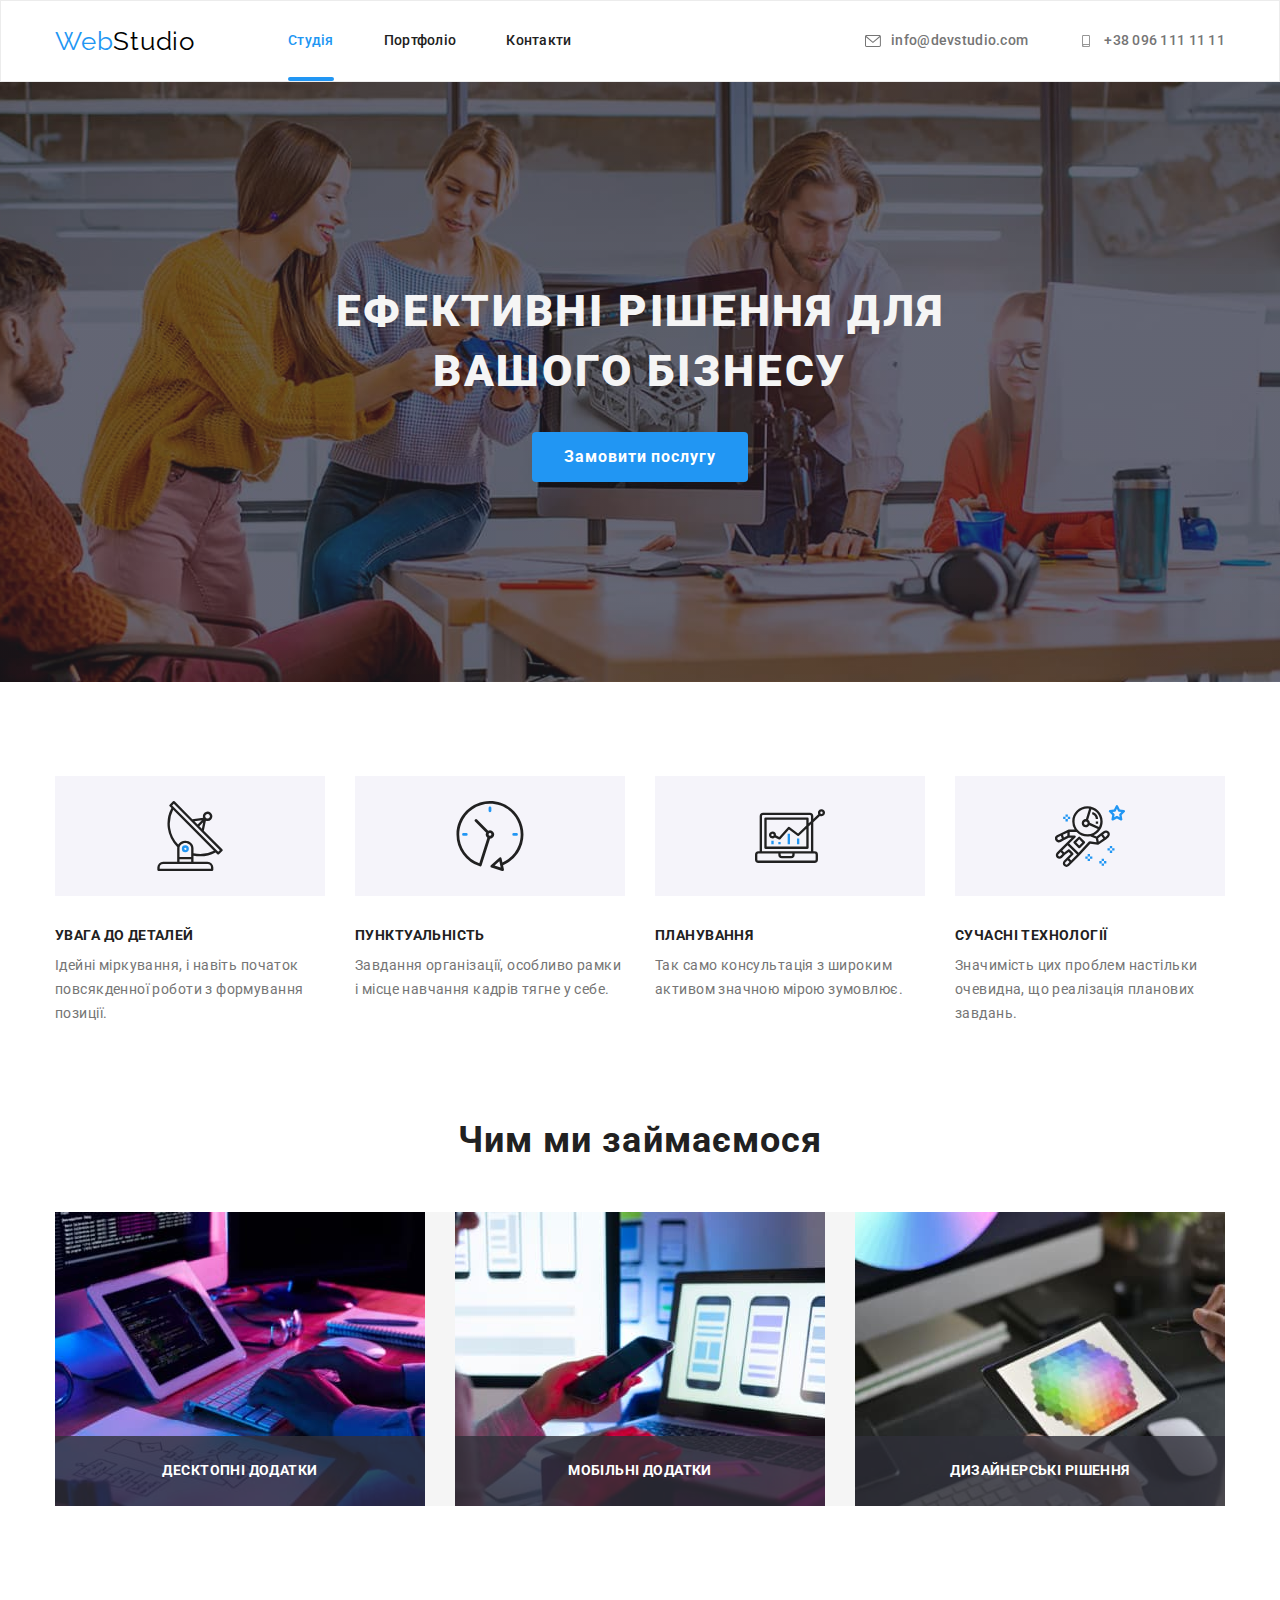
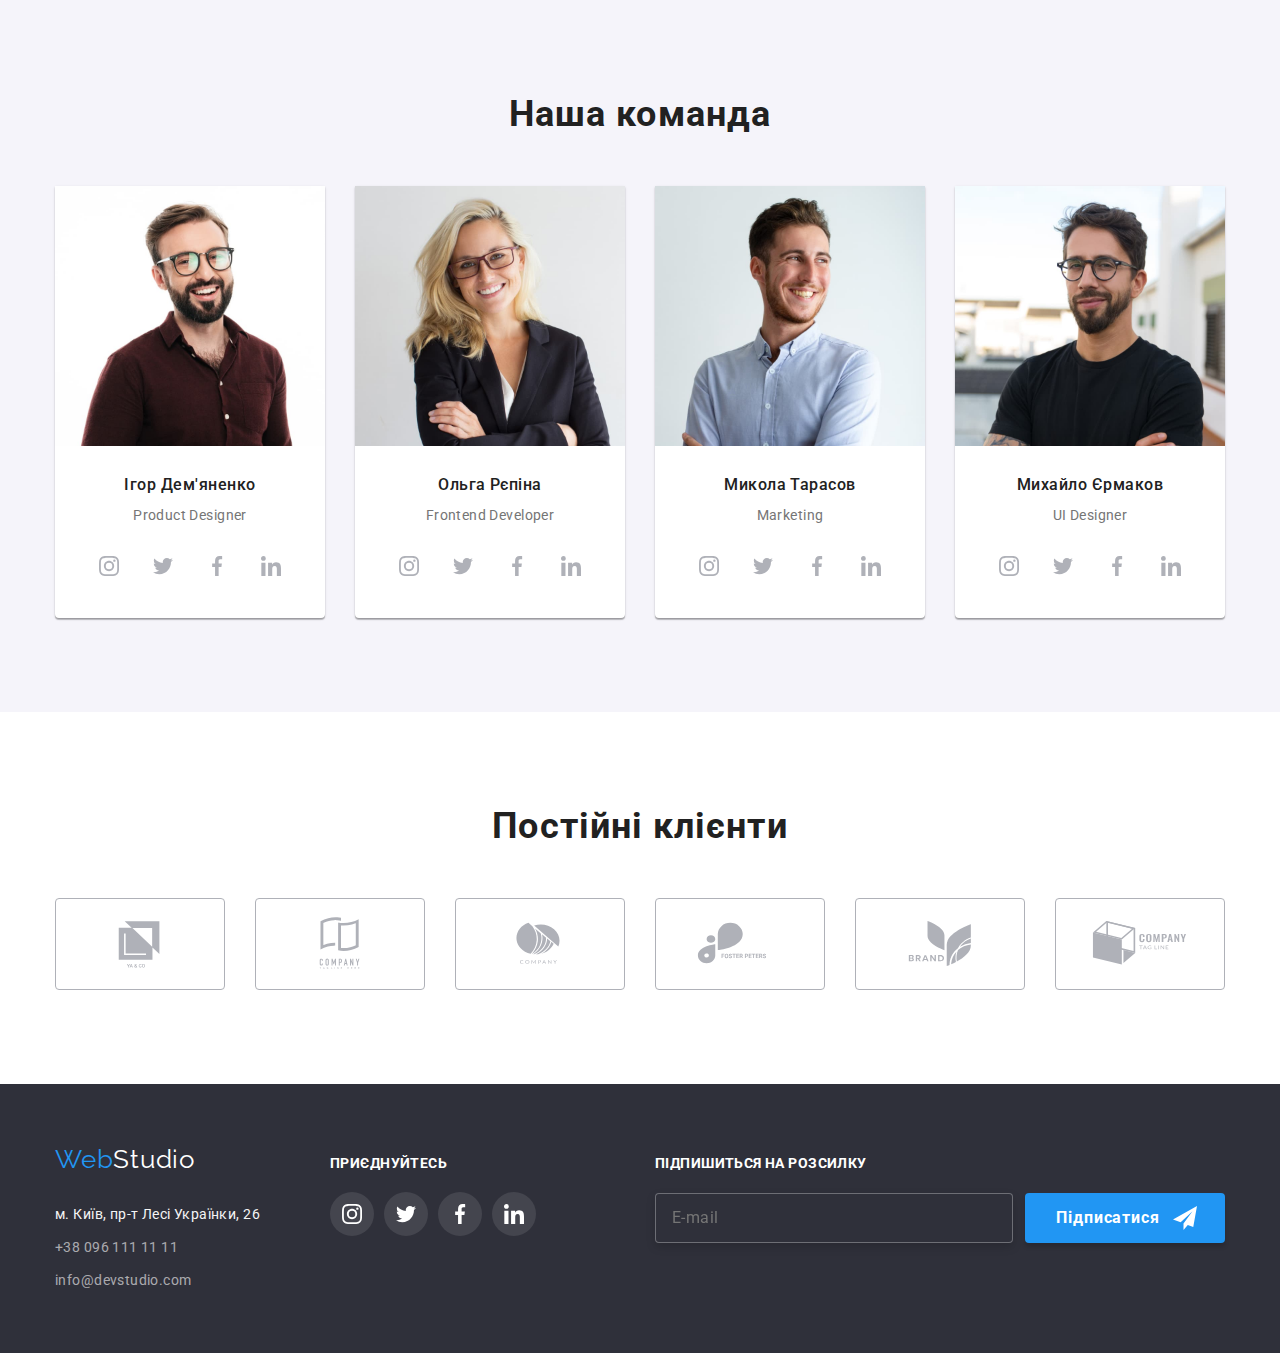
<file: index.html>
<!DOCTYPE html>
<html lang="uk">
  <head>
    <meta charset="UTF-8" />
    <meta http-equiv="X-UA-Compatible" content="IE=edge" />
    <meta name="viewport" content="width=device-width, initial-scale=1.0" />
    <title>goit-marup-hw-06</title>
    <link rel="preconnect" href="https://fonts.googleapis.com" />
    <link rel="preconnect" href="https://fonts.gstatic.com" crossorigin />
    <link
      href="https://fonts.googleapis.com/css2?family=Raleway:wght@700&family=Roboto:wght@400;500;700;900&display=swap"
      rel="stylesheet"
    />
    <link
      rel="stylesheet"
      href="https://cdnjs.cloudflare.com/ajax/libs/modern-normalize/1.1.0/modern-normalize.css"
      integrity="sha512-Y0MM+V6ymRKN2zStTqzQ227DWhhp4Mzdo6gnlRnuaNCbc+YN/ZH0sBCLTM4M0oSy9c9VKiCvd4Jk44aCLrNS5Q=="
      crossorigin="anonymous"
      referrerpolicy="no-referrer"
    />
    <link rel="stylesheet" href="./css/styles.css" />
  </head>

  <body>
    <header class="header">
      <div class="container main-nav">
        <a href="index.html" class="logo"
          ><span class="logo-style">Web</span>Studio</a
        >
        <nav>
          <ul class="header-nav list">
            <li>
              <a href="./index.html" class="header-link link current">Студія</a>
            </li>
            <li>
              <a href="./portfolio.html" class="header-link link">Портфоліо</a>
            </li>
            <li>
              <a href="./index.html" class="header-link link">Контакти</a>
            </li>
          </ul>
        </nav>
        <ul class="contact-nav list">
          <li class="contact-items">
            <a href="mailto:info@devstudio.com" class="contact-link link">
              <svg class="contact-icons" width="16" height="12">
                <use href="./images/icons.svg#icon-envelope"></use>
              </svg>
              info@devstudio.com</a
            >
          </li>
          <li class="contact-items">
            <a href="tel:+380961111111" class="contact-link link">
              <svg class="contact-icons" width="16" height="12">
                <use href="./images/icons.svg#icon-smartphone"></use>
              </svg>
              +38 096 111 11 11</a
            >
          </li>
        </ul>
      </div>
    </header>
    <main>
      <section class="hero">
        <div class="container">
          <h1 class="hero-title">
            Ефективні рішення для <br />
            вашого бізнесу
          </h1>
          <button class="btn" data-modal-open type="button">
            Замовити послугу
          </button>
        </div>
      </section>
      <section class="section-feature">
        <div class="container">
          <h2 class="visually-hidden">Особливості</h2>
          <ul class="feature-list">
            <li class="feature-item">
              <div class="feature-image">
                <svg class="feature-icons" width="70" height="70">
                  <use href="./images/icons.svg#icon-antenna"></use>
                </svg>
              </div>
              <h3 class="title">УВАГА ДО ДЕТАЛЕЙ</h3>
              <p class="text">
                Ідейні міркування, і навіть початок повсякденної роботи з
                формування позиції.
              </p>
            </li>
            <li class="feature-item">
              <div class="feature-image">
                <svg class="feature-icons" width="70" height="70">
                  <use href="./images/icons.svg#icon-clock"></use>
                </svg>
              </div>
              <h3 class="title">ПУНКТУАЛЬНІСТЬ</h3>
              <p class="text">
                Завдання організації, особливо рамки і місце навчання кадрів
                тягне у себе.
              </p>
            </li>
            <li class="feature-item">
              <div class="feature-image">
                <svg class="feature-icons" width="70" height="70">
                  <use href="./images/icons.svg#icon-diagram"></use>
                </svg>
              </div>
              <h3 class="title">ПЛАНУВАННЯ</h3>
              <p class="text">
                Так само консультація з широким активом значною мірою зумовлює.
              </p>
            </li>
            <li class="feature-item">
              <div class="feature-image">
                <svg class="feature-icons" width="70" height="70">
                  <use href="./images/icons.svg#icon-astronaut"></use>
                </svg>
              </div>
              <h3 class="title">СУЧАСНІ ТЕХНОЛОГІЇ</h3>
              <p class="text">
                Значимість цих проблем настільки очевидна, що реалізація
                планових завдань.
              </p>
            </li>
          </ul>
        </div>
      </section>
      <section class="section">
        <div class="container">
          <h2 class="section-title">Чим ми займаємося</h2>
          <ul class="section-list">
            <li>
              <div class="section-thumb">
                <img
                  width="370"
                  src="./images/img1.jpg"
                  alt="чоловік працює на планшеті з клавіатурою"
                />
                <p class="section-desc">Десктопні додатки</p>
              </div>
            </li>
            <li>
              <div class="section-thumb">
                <img
                  width="370"
                  src="./images/img2.jpg"
                  alt="дівчина працює на ноутбуці з смартфоном"
                />
                <p class="section-desc">Мобільні додатки</p>
              </div>
            </li>
            <li>
              <div class="section-thumb">
                <img
                  width="370"
                  src="./images/img3.jpg"
                  alt="вибір кольору на планшеті"
                />
                <p class="section-desc">Дизайнерські рішення</p>
              </div>
            </li>
          </ul>
        </div>
      </section>
      <section class="section-team">
        <div class="container">
          <h2 class="section-title">Наша команда</h2>
          <ul class="team-list">
            <li class="team-items">
              <img
                width="270"
                src="./images/IhorDemyanenko.jpg"
                alt="Ігор Дем'яненко"
              />
              <div class="team-info">
                <h3 class="subtitle">Ігор Дем'яненко</h3>
                <p class="text">Product Designer</p>

                <ul class="team-social-list">
                  <li class="team-social-items">
                    <a href="#" class="team-social-link link">
                      <svg class="team-social-icons" width="20" height="20">
                        <use href="./images/icons.svg#icon-instagram"></use>
                      </svg>
                    </a>
                  </li>
                  <li class="team-social-items">
                    <a href="#" class="team-social-link link">
                      <svg class="team-social-icons" width="20" height="20">
                        <use href="./images/icons.svg#icon-twitter"></use>
                      </svg>
                    </a>
                  </li>
                  <li class="team-social-items">
                    <a href="#" class="team-social-link link">
                      <svg class="team-social-icons" width="20" height="20">
                        <use href="./images/icons.svg#icon-facebook"></use>
                      </svg>
                    </a>
                  </li>
                  <li class="team-social-items">
                    <a href="#" class="team-social-link link">
                      <svg class="team-social-icons" width="20" height="20">
                        <use href="./images/icons.svg#icon-linkedin"></use>
                      </svg>
                    </a>
                  </li>
                </ul>
              </div>
            </li>
            <li class="team-items">
              <img
                width="270"
                src="./images/OlgaRepina.jpg"
                alt="Ольга Рєпіна"
              />
              <div class="team-info">
                <h3 class="subtitle">Ольга Рєпіна</h3>
                <p class="text">Frontend Developer</p>

                <ul class="team-social-list">
                  <li class="team-social-items">
                    <a href="#" class="team-social-link link">
                      <svg class="team-social-icons" width="20" height="20">
                        <use href="./images/icons.svg#icon-instagram"></use>
                      </svg>
                    </a>
                  </li>
                  <li class="team-social-items">
                    <a href="#" class="team-social-link link">
                      <svg class="team-social-icons" width="20" height="20">
                        <use href="./images/icons.svg#icon-twitter"></use>
                      </svg>
                    </a>
                  </li>
                  <li class="team-social-items">
                    <a href="#" class="team-social-link link">
                      <svg class="team-social-icons" width="20" height="20">
                        <use href="./images/icons.svg#icon-facebook"></use>
                      </svg>
                    </a>
                  </li>
                  <li class="team-social-items">
                    <a href="#" class="team-social-link link">
                      <svg class="team-social-icons" width="20" height="20">
                        <use href="./images/icons.svg#icon-linkedin"></use>
                      </svg>
                    </a>
                  </li>
                </ul>
              </div>
            </li>
            <li class="team-items">
              <img
                width="270"
                src="./images/MykolaTarasov.jpg"
                alt="Микола Тарасов"
              />
              <div class="team-info">
                <h3 class="subtitle">Микола Тарасов</h3>
                <p class="text">Marketing</p>

                <ul class="team-social-list">
                  <li class="team-social-items">
                    <a href="#" class="team-social-link link">
                      <svg class="team-social-icons" width="20" height="20">
                        <use href="./images/icons.svg#icon-instagram"></use>
                      </svg>
                    </a>
                  </li>
                  <li class="team-social-items">
                    <a href="#" class="team-social-link link">
                      <svg class="team-social-icons" width="20" height="20">
                        <use href="./images/icons.svg#icon-twitter"></use>
                      </svg>
                    </a>
                  </li>
                  <li class="team-social-items">
                    <a href="#" class="team-social-link link">
                      <svg class="team-social-icons" width="20" height="20">
                        <use href="./images/icons.svg#icon-facebook"></use>
                      </svg>
                    </a>
                  </li>
                  <li class="team-social-items">
                    <a href="#" class="team-social-link link">
                      <svg class="team-social-icons" width="20" height="20">
                        <use href="./images/icons.svg#icon-linkedin"></use>
                      </svg>
                    </a>
                  </li>
                </ul>
              </div>
            </li>
            <li class="team-items">
              <img
                width="270"
                src="./images/MykhailoYermakov.jpg"
                alt="Михайло Єрмаков"
              />
              <div class="team-info">
                <h3 class="subtitle">Михайло Єрмаков</h3>
                <p class="text">UI Designer</p>

                <ul class="team-social-list">
                  <li class="team-social-items">
                    <a href="#" class="team-social-link link">
                      <svg class="team-social-icons" width="20" height="20">
                        <use href="./images/icons.svg#icon-instagram"></use>
                      </svg>
                    </a>
                  </li>
                  <li class="team-social-items">
                    <a href="#" class="team-social-link link">
                      <svg class="team-social-icons" width="20" height="20">
                        <use href="./images/icons.svg#icon-twitter"></use>
                      </svg>
                    </a>
                  </li>
                  <li class="team-social-items">
                    <a href="#" class="team-social-link link">
                      <svg class="team-social-icons" width="20" height="20">
                        <use href="./images/icons.svg#icon-facebook"></use>
                      </svg>
                    </a>
                  </li>
                  <li class="team-social-items">
                    <a href="#" class="team-social-link link">
                      <svg class="team-social-icons" width="20" height="20">
                        <use href="./images/icons.svg#icon-linkedin"></use>
                      </svg>
                    </a>
                  </li>
                </ul>
              </div>
            </li>
          </ul>
        </div>
      </section>
      <section class="section">
        <div class="container">
          <h2 class="section-title">Постійні клієнти</h2>
          <ul class="clients-list">
            <li class="client-items">
              <a href="#" class="client-link link">
                <svg class="client-icons">
                  <use href="./images/icons.svg#icon-logo1"></use>
                </svg>
              </a>
            </li>
            <li class="client-items">
              <a href="#" class="client-link link">
                <svg class="client-icons">
                  <use href="./images/icons.svg#icon-logo2"></use>
                </svg>
              </a>
            </li>
            <li class="client-items">
              <a href="#" class="client-link link">
                <svg class="client-icons">
                  <use href="./images/icons.svg#icon-logo3"></use>
                </svg>
              </a>
            </li>
            <li class="client-items">
              <a href="#" class="client-link link">
                <svg class="client-icons">
                  <use href="./images/icons.svg#icon-logo4"></use>
                </svg>
              </a>
            </li>
            <li class="client-items">
              <a href="#" class="client-link link">
                <svg class="client-icons">
                  <use href="./images/icons.svg#icon-logo5"></use>
                </svg>
              </a>
            </li>
            <li class="client-items">
              <a href="#" class="client-link link">
                <svg class="client-icons">
                  <use href="./images/icons.svg#icon-logo6"></use>
                </svg>
              </a>
            </li>
          </ul>
        </div>
      </section>
    </main>
    <footer class="footer-basement">
      <div class="footer-container container">
        <div class="adress-container">
          <a href="index.html" class="logo-color"
            ><span class="logo-style">Web</span>Studio</a
          >
          <address>
            <ul class="footer-list">
              <li class="adress-list">
                <a href="" class="footer-adress"
                  >м. Київ, пр-т Лесі Українки, 26</a
                >
              </li>
              <li class="adress-list">
                <a href="tel:+380961111111" class="footer-item"
                  >+38 096 111 11 11</a
                >
              </li>
              <li class="adress-list">
                <a href="mailto:info@devstudio.com" class="footer-item"
                  >info@devstudio.com</a
                >
              </li>
            </ul>
          </address>
        </div>
        <div class="social-container">
          <p class="footer-title">приєднуйтесь</p>
          <ul class="footer-social">
            <li class="footer-social-items">
              <a href="#" class="footer-social-link link">
                <svg class="footer-social-icons" width="20" height="20">
                  <use href="./images/icons.svg#icon-instagram"></use>
                </svg>
              </a>
            </li>
            <li class="footer-social-items">
              <a href="#" class="footer-social-link link">
                <svg class="footer-social-icons" width="20" height="20">
                  <use href="./images/icons.svg#icon-twitter"></use>
                </svg>
              </a>
            </li>
            <li class="footer-social-items">
              <a href="#" class="footer-social-link link">
                <svg class="footer-social-icons" width="20" height="20">
                  <use href="./images/icons.svg#icon-facebook"></use>
                </svg>
              </a>
            </li>
            <li class="footer-social-items">
              <a href="#" class="footer-social-link link">
                <svg class="footer-social-icons" width="20" height="20">
                  <use href="./images/icons.svg#icon-linkedin"></use>
                </svg>
              </a>
            </li>
          </ul>
        </div>
        <div class="subscribe-container">
          <form class="subscribe-form">
            <label for="subscribe-email" class="subscribe-label"
              >ПІДПИШИТЬСЯ НА РОЗСИЛКУ</label
            >
            <div class="subscribe-wrapper">
              <input
                class="subscribe"
                type="email"
                placeholder="E-mail"
                name="newsletter subscription"
                id="subscribe-email"
              />
              <button class="subscribe-btn" type="submit">
                Підписатися
                <svg class="subscribe-icons" width="24" height="24">
                  <use href="./images/icons.svg#icon-iconsend"></use>
                </svg>
              </button>
            </div>
          </form>
        </div>
      </div>
    </footer>
    <div class="backdrop is-hidden" data-modal>
      <div class="modal">
        <p class="modal-title">Залиште свої дані, ми вам передзвонимо</p>
        <form>
          <div class="modal-input-group">
            <label class="modal-label" for="name">Ім'я</label>
            <div class="modal-input-wrapper">
              <input class="modal-input" type="text" name="name" id="name" />
              <svg class="modal-input-icons" width="18" height="18">
                <use href="./images/icons.svg#icon-personblack"></use>
              </svg>
            </div>
          </div>

          <div class="modal-input-group">
            <label class="modal-label" for="phone">Телефон</label>
            <div class="modal-input-wrapper">
              <input class="modal-input" type="tel" name="phone" id="phone" />
              <svg class="modal-input-icons" width="18" height="18">
                <use href="./images/icons.svg#icon-phoneblack"></use>
              </svg>
            </div>
          </div>

          <div class="modal-input-group">
            <label class="modal-label" for="email">Пошта</label>
            <div class="modal-input-wrapper">
              <input class="modal-input" type="email" name="email" id="email" />
              <svg class="modal-input-icons" width="18" height="18">
                <use href="./images/icons.svg#icon-email"></use>
              </svg>
            </div>
          </div>

          <div class="modal-input-group">
            <label class="modal-label" for="comment">Коментар</label>
            <textarea
              name="comment"
              id="comment"
              class="modal-input-comment"
              placeholder="Введіть текст"
            ></textarea>
          </div>

          <div class="modal-coordination">
            <input
              class="coordination-input visually-hidden"
              type="checkbox"
              name="coordination"
              id="coordination"
            />
            <label class="coordination-label" for="coordination">
              <span class="coordination-check">
                <svg width="11" height="8">
                  <use href="./images/icons.svg#icon-vector"></use>
                </svg>
              </span>
              Погоджуюся з розсилкою та приймаю</label
            >
            <a class="coordination-contract" href="">Умови договору</a>
          </div>

          <button class="button-send" type="submit">Відправити</button>
        </form>
        <button type="button" class="modal-close" data-modal-close>
          <svg class="button-icons" width="18" height="18">
            <use href="./images/close.svg#icon-close"></use>
          </svg>
        </button>
      </div>
    </div>
    <script src="./js/modal.js"></script>
  </body>
</html>
</file>
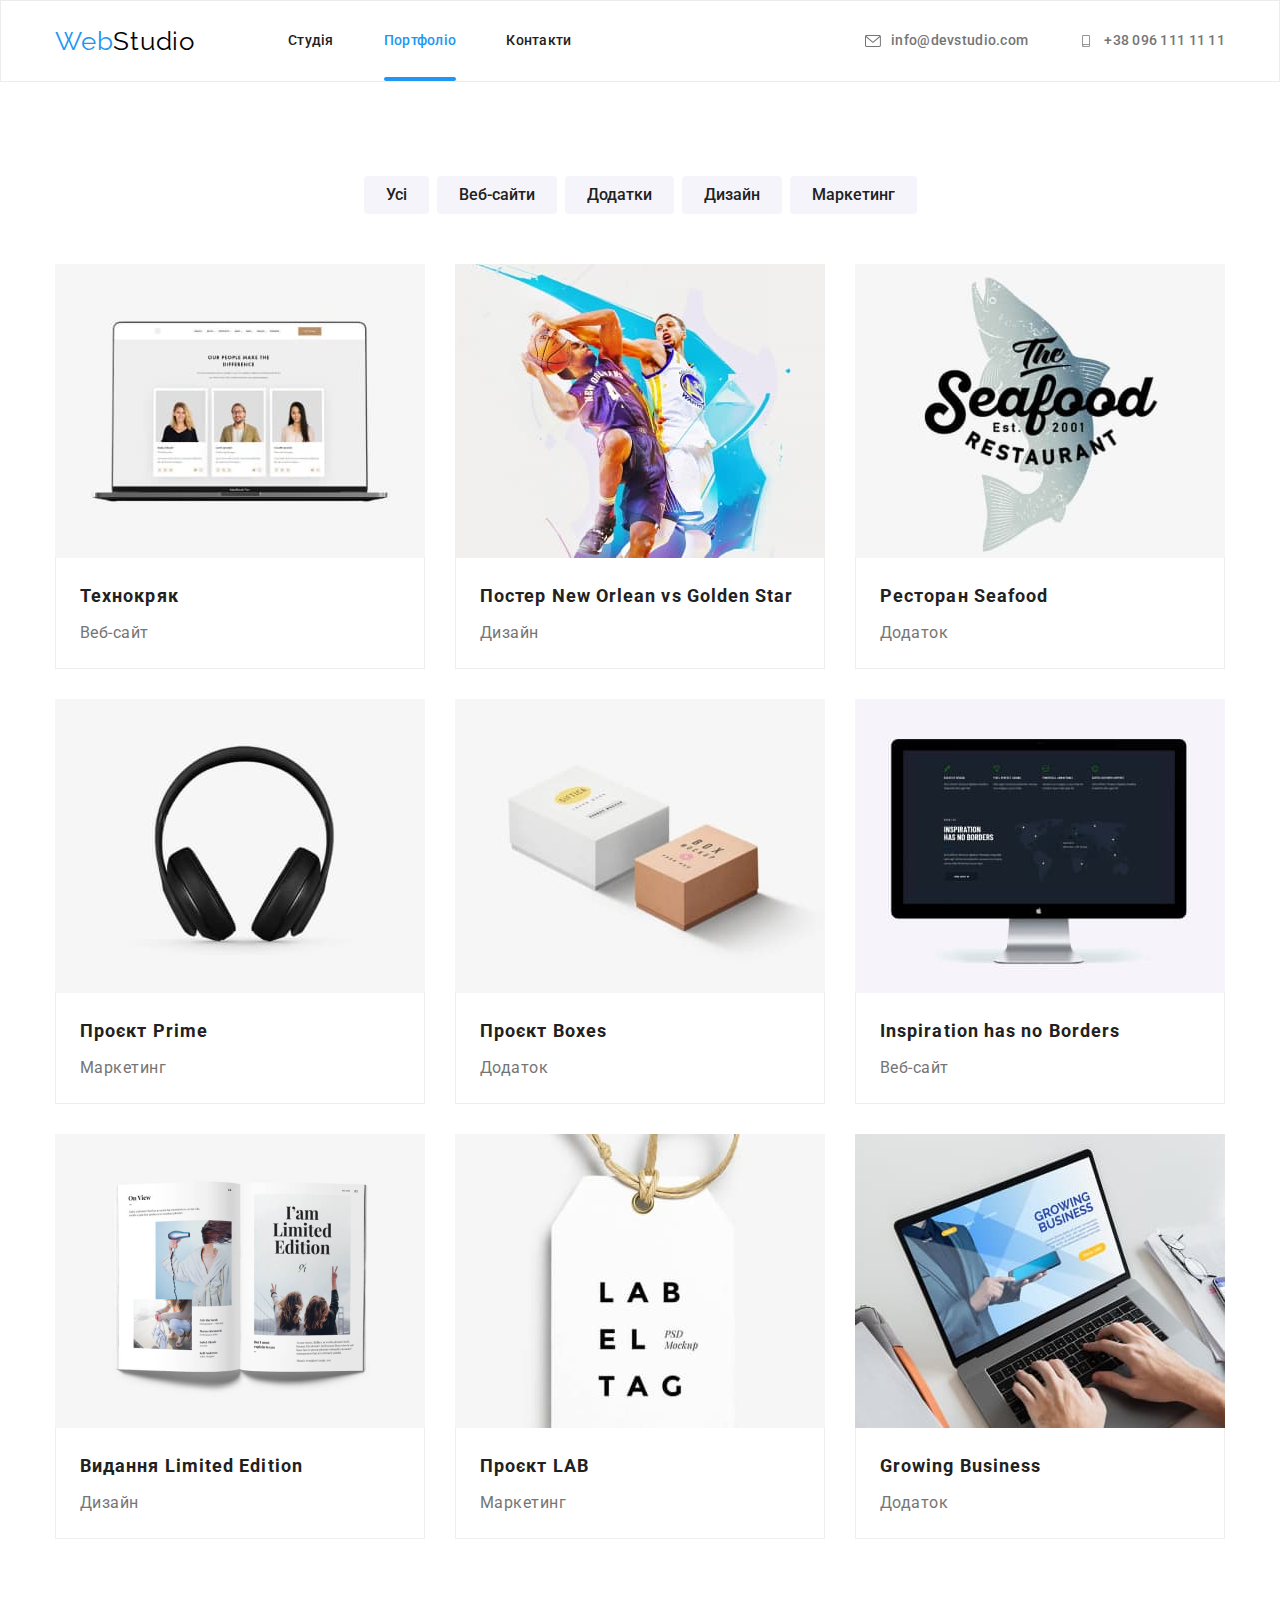
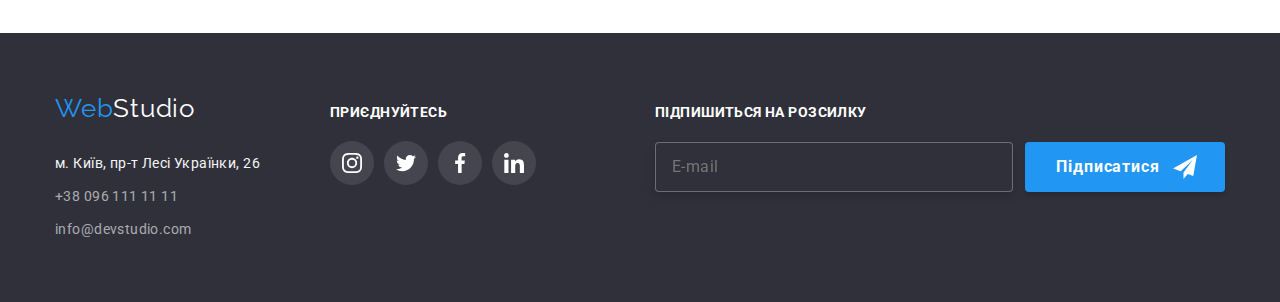
<file: portfolio.html>
<!DOCTYPE html>
<html lang="uk">
  <head>
    <meta charset="UTF-8" />
    <meta http-equiv="X-UA-Compatible" content="IE=edge" />
    <meta name="viewport" content="width=device-width, initial-scale=1.0" />
    <title>goit-marup-hw-06</title>
    <link rel="preconnect" href="https://fonts.googleapis.com" />
    <link rel="preconnect" href="https://fonts.gstatic.com" crossorigin />
    <link
      href="https://fonts.googleapis.com/css2?family=Raleway:wght@700&family=Roboto:wght@400;500;700;900&display=swap"
      rel="stylesheet"
    />
    <link
      rel="stylesheet"
      href="https://cdnjs.cloudflare.com/ajax/libs/modern-normalize/1.1.0/modern-normalize.css"
      integrity="sha512-Y0MM+V6ymRKN2zStTqzQ227DWhhp4Mzdo6gnlRnuaNCbc+YN/ZH0sBCLTM4M0oSy9c9VKiCvd4Jk44aCLrNS5Q=="
      crossorigin="anonymous"
      referrerpolicy="no-referrer"
    />
    <link rel="stylesheet" href="./css/styles.css" />
  </head>

  <body>
    <header class="header">
      <div class="container main-nav">
        <a href="index.html" class="logo"
          ><span class="logo-style">Web</span>Studio</a
        >
        <nav>
          <ul class="header-nav list">
            <li><a href="./index.html" class="header-link link">Студія</a></li>
            <li>
              <a href="./portfolio.html" class="header-link link current"
                >Портфоліо</a
              >
            </li>
            <li>
              <a href="./index.html" class="header-link link">Контакти</a>
            </li>
          </ul>
        </nav>
        <ul class="contact-nav list">
          <li class="contact-items">
            <a href="mailto:info@devstudio.com" class="contact-link link">
              <svg class="contact-icons" width="16" height="12">
                <use href="./images/icons.svg#icon-envelope"></use>
              </svg>
              info@devstudio.com</a
            >
          </li>
          <li class="contact-items">
            <a href="tel:+380961111111" class="contact-link link">
              <svg class="contact-icons" width="16" height="12">
                <use href="./images/icons.svg#icon-smartphone"></use>
              </svg>
              +38 096 111 11 11</a
            >
          </li>
        </ul>
      </div>
    </header>
    <main>
      <section class="section">
        <div class="container">
          <h1 class="visually-hidden">Portfilo content</h1>
          <ul class="button-list">
            <li class="btn-click">
              <button class="filter-btn" type="button">Усі</button>
            </li>
            <li class="btn-click">
              <button class="filter-btn" type="button">Веб-сайти</button>
            </li>
            <li class="btn-click">
              <button class="filter-btn" type="button">Додатки</button>
            </li>
            <li class="btn-click">
              <button class="filter-btn" type="button">Дизайн</button>
            </li>
            <li class="btn-click">
              <button class="filter-btn" type="button">Маркетинг</button>
            </li>
          </ul>
          <ul class="portfolio-list">
            <li class="portfolio-item">
              <div class="portfolio-thumb">
                <img
                  width="370"
                  height="294"
                  src="./images/technokryak.jpg"
                  alt="Технокряк"
                />
                <p class="portfolio-desc">
                  Ресурс пропонує комплексні пропозиції з різним рівнем
                  функціоналу та сервісів. Все це дозволить відвідувачу отримати
                  вичерпні відомості про компанію чи приватну особу.
                </p>
              </div>

              <div class="portfolio-info">
                <h2 class="potfolio-title">Технокряк</h2>
                <p class="potfolio-text">Веб-сайт</p>
              </div>
            </li>
            <li class="portfolio-item">
              <div class="portfolio-thumb">
                <img
                  width="370"
                  height="294"
                  src="./images/posterneworleanvsgoldenstar.jpg"
                  alt="Постер New Orlean vs Golden Star"
                />
                <p class="portfolio-desc">
                  Ресурс пропонує комплексні пропозиції з різним рівнем
                  функціоналу та сервісів. Все це дозволить відвідувачу отримати
                  вичерпні відомості про компанію чи приватну особу.
                </p>
              </div>

              <div class="portfolio-info">
                <h2 class="potfolio-title">Постер New Orlean vs Golden Star</h2>
                <p class="potfolio-text">Дизайн</p>
              </div>
            </li>
            <li class="portfolio-item">
              <div class="portfolio-thumb">
                <img
                  width="370"
                  height="294"
                  src="./images/restoranseafood.jpg"
                  alt="Ресторан Seafood"
                />
                <p class="portfolio-desc">
                  Ресурс пропонує комплексні пропозиції з різним рівнем
                  функціоналу та сервісів. Все це дозволить відвідувачу отримати
                  вичерпні відомості про компанію чи приватну особу.
                </p>
              </div>

              <div class="portfolio-info">
                <h2 class="potfolio-title">Ресторан Seafood</h2>
                <p class="potfolio-text">Додаток</p>
              </div>
            </li>
            <li class="portfolio-item">
              <div class="portfolio-thumb">
                <img
                  width="370"
                  height="294"
                  src="./images/projectprime.jpg"
                  alt="Проєкт Prime"
                />
                <p class="portfolio-desc">
                  Ресурс пропонує комплексні пропозиції з різним рівнем
                  функціоналу та сервісів. Все це дозволить відвідувачу отримати
                  вичерпні відомості про компанію чи приватну особу.
                </p>
              </div>

              <div class="portfolio-info">
                <h2 class="potfolio-title">Проєкт Prime</h2>
                <p class="potfolio-text">Маркетинг</p>
              </div>
            </li>
            <li class="portfolio-item">
              <div class="portfolio-thumb">
                <img
                  width="370"
                  height="294"
                  src="./images/projectboxes.jpg"
                  alt="Проєкт Boxes"
                />
                <p class="portfolio-desc">
                  Ресурс пропонує комплексні пропозиції з різним рівнем
                  функціоналу та сервісів. Все це дозволить відвідувачу отримати
                  вичерпні відомості про компанію чи приватну особу.
                </p>
              </div>

              <div class="portfolio-info">
                <h2 class="potfolio-title">Проєкт Boxes</h2>
                <p class="potfolio-text">Додаток</p>
              </div>
            </li>
            <li class="portfolio-item">
              <div class="portfolio-thumb">
                <img
                  width="370"
                  height="294"
                  src="./images/inspirationhasnoborders.jpg"
                  alt="Inspiration has no Borders"
                />
                <p class="portfolio-desc">
                  Ресурс пропонує комплексні пропозиції з різним рівнем
                  функціоналу та сервісів. Все це дозволить відвідувачу отримати
                  вичерпні відомості про компанію чи приватну особу.
                </p>
              </div>

              <div class="portfolio-info">
                <h2 class="potfolio-title">Inspiration has no Borders</h2>
                <p class="potfolio-text">Веб-сайт</p>
              </div>
            </li>
            <li class="portfolio-item">
              <div class="portfolio-thumb">
                <img
                  width="370"
                  height="294"
                  src="./images/editionlimitededition.jpg"
                  alt="Видання Limited Edition"
                />
                <p class="portfolio-desc">
                  Ресурс пропонує комплексні пропозиції з різним рівнем
                  функціоналу та сервісів. Все це дозволить відвідувачу отримати
                  вичерпні відомості про компанію чи приватну особу.
                </p>
              </div>

              <div class="portfolio-info">
                <h2 class="potfolio-title">Видання Limited Edition</h2>
                <p class="potfolio-text">Дизайн</p>
              </div>
            </li>
            <li class="portfolio-item">
              <div class="portfolio-thumb">
                <img
                  width="370"
                  height="294"
                  src="./images/projectlab.jpg"
                  alt="Проєкт LAB"
                />
                <p class="portfolio-desc">
                  Ресурс пропонує комплексні пропозиції з різним рівнем
                  функціоналу та сервісів. Все це дозволить відвідувачу отримати
                  вичерпні відомості про компанію чи приватну особу.
                </p>
              </div>

              <div class="portfolio-info">
                <h2 class="potfolio-title">Проєкт LAB</h2>
                <p class="potfolio-text">Маркетинг</p>
              </div>
            </li>
            <li class="portfolio-item">
              <div class="portfolio-thumb">
                <img
                  width="370"
                  height="294"
                  src="./images/growingbusiness.jpg"
                  alt="Growing Business"
                />
                <p class="portfolio-desc">
                  Ресурс пропонує комплексні пропозиції з різним рівнем
                  функціоналу та сервісів. Все це дозволить відвідувачу отримати
                  вичерпні відомості про компанію чи приватну особу.
                </p>
              </div>

              <div class="portfolio-info">
                <h2 class="potfolio-title">Growing Business</h2>
                <p class="potfolio-text">Додаток</p>
              </div>
            </li>
          </ul>
        </div>
      </section>
    </main>
    <footer class="footer-basement">
      <div class="footer-container container">
        <div class="adress-container">
          <a href="index.html" class="logo-color"
            ><span class="logo-style">Web</span>Studio</a
          >
          <address>
            <ul class="footer-list">
              <li class="adress-list">
                <a href="" class="footer-adress"
                  >м. Київ, пр-т Лесі Українки, 26</a
                >
              </li>
              <li class="adress-list">
                <a href="tel:+380961111111" class="footer-item"
                  >+38 096 111 11 11</a
                >
              </li>
              <li class="adress-list">
                <a href="mailto:info@devstudio.com" class="footer-item"
                  >info@devstudio.com</a
                >
              </li>
            </ul>
          </address>
        </div>
        <div class="social-container">
          <p class="footer-title">приєднуйтесь</p>
          <ul class="footer-social">
            <li class="footer-social-items">
              <a href="#" class="footer-social-link link">
                <svg class="footer-social-icons" width="20" height="20">
                  <use href="./images/icons.svg#icon-instagram"></use>
                </svg>
              </a>
            </li>
            <li class="footer-social-items">
              <a href="#" class="footer-social-link link">
                <svg class="footer-social-icons" width="20" height="20">
                  <use href="./images/icons.svg#icon-twitter"></use>
                </svg>
              </a>
            </li>
            <li class="footer-social-items">
              <a href="#" class="footer-social-link link">
                <svg class="footer-social-icons" width="20" height="20">
                  <use href="./images/icons.svg#icon-facebook"></use>
                </svg>
              </a>
            </li>
            <li class="footer-social-items">
              <a href="#" class="footer-social-link link">
                <svg class="footer-social-icons" width="20" height="20">
                  <use href="./images/icons.svg#icon-linkedin"></use>
                </svg>
              </a>
            </li>
          </ul>
        </div>
        <div class="subscribe-container">
          <form class="subscribe-form">
            <label for="subscribe-email" class="subscribe-label"
              >ПІДПИШИТЬСЯ НА РОЗСИЛКУ</label
            >
            <div class="subscribe-wrapper">
              <input
                class="subscribe"
                type="email"
                placeholder="E-mail"
                name="newsletter subscription"
                id="subscribe-email"
              />
              <button class="subscribe-btn" type="submit">
                Підписатися
                <svg class="subscribe-icons" width="24" height="24">
                  <use href="./images/icons.svg#icon-iconsend"></use>
                </svg>
              </button>
            </div>
          </form>
        </div>
      </div>
    </footer>
  </body>
</html>
</file>
<file: css/styles.css>
:root {
  --main-color: #212121;
  --secondary-color: #757575;
  --accent-color: #2196f3;
  --color-footer-mail-tel: rgba(255, 255, 255, 0.6);
  --color-logo: #000000;
  --main-background: #f5f5f5;
  --background-hiro-footer: #2f303a;
  --background-comand: #f5f4fa;
  --main-font: "Roboto", sans-serif;
  --main-white-color: #ffffff;
}
/*основной цвет #212121 */
/*дополнитеный цвет #757575 */
/*акцентный цвет #2196F3 */
/* цвет футер mail tel rgba(255, 255, 255, 0.6) */
/* цвет логотипа #000000*/
/* основной фон background: #F5F5F5 */
/* фон героя футер #2F303A*/
/* фон команды #F5F4FA*/
/* осноной светлый цвет #FFFFFF*/

p,
h1,
h2,
h3,
h4,
h5,
h6 {
  margin: 0;
}

body {
  font-family: var(--main-font);
  color: var(--main-color);
  background-color: var(--main-white-color);

  margin-left: auto;
  margin-right: auto;
}
img {
  display: block;
}
ul {
  margin: 0;
  padding-left: 0;
  list-style: none;
}

.container {
  width: 1200px;
  padding-left: 15px;
  padding-right: 15px;
  margin: 0 auto;
}

/* Universal classes */
.logo {
  font-family: "Raleway";
  font-style: normal;
  font-size: 26px;
  line-height: 1.19;
  letter-spacing: 0.03em;
  color: var(--color-logo);
  text-decoration: none;
}
.logo-color {
  margin-bottom: 28px;
  display: block;

  font-family: Raleway;
  font-style: normal;
  font-size: 26px;
  line-height: 1.19;
  letter-spacing: 0.03em;
  text-decoration: none;
  color: var(--main-white-color);
}
.logo-style {
  color: var(--accent-color);
}

.section {
  padding-top: 94px;
  padding-bottom: 94px;
}

.link {
  font-weight: 500;
  font-size: 14px;
  line-height: 1.14;
  letter-spacing: 0.02em;
  text-decoration: none;
  color: var(--main-color);

  transition-property: color;
  transition-duration: 250ms;
  transition-timing-function: cubic-bezier(0.4, 0, 0.2, 1);
}
.link:hover,
.link:focus {
  color: var(--accent-color);
}

.list {
  list-style: none;
}
.btn {
  background-color: var(--accent-color);
  color: var(--main-white-color);
  border-radius: 4px;
  border: none;
  margin-top: 30px;
  padding: 10px 32px;

  font-family: "Roboto", sans-serif;
  font-style: normal;
  font-weight: 700;
  font-size: 16px;
  line-height: 1.88;
  letter-spacing: 0.06em;

  transition-property: background-color;
  transition-duration: 250ms;
  transition-timing-function: cubic-bezier(0.4, 0, 0.2, 1);
}
.btn:hover,
.btn:focus {
  background-color: #188ce8;
}

.title {
  margin-bottom: 10px;

  font-size: 14px;
  line-height: 1.33;
  letter-spacing: 0.03em;
  text-transform: uppercase;
}
.subtitle {
  margin-bottom: 10px;

  font-family: "Roboto";
  font-style: normal;
  font-weight: 500;
  font-size: 16px;
  line-height: 1.18;
  color: var(--main-color);

  text-align: center;
  letter-spacing: 0.03em;
}
.text {
  font-size: 14px;
  line-height: 1.71;
  letter-spacing: 0.03em;
  color: var(--secondary-color);
}

.visually-hidden {
  position: absolute;
  width: 1px;
  height: 1px;
  margin: -1px;
  border: 0;
  padding: 0;
  white-space: nowrap;
  overflow: hidden;
}

/* -----------HEADER----------- */
.header {
  border: 1px solid #ececec;
}
.main-nav {
  display: flex;
  align-items: center;
}

.header-nav {
  display: flex;
  margin-left: 93px;
}
.header-nav li {
  margin-right: 50px;
}
.header-nav li:last-child {
  margin-right: 0;
}

.header-nav a {
  font-weight: 500;
  font-size: 14px;
  line-height: 1.14;
  letter-spacing: 0.02em;
  color: var(--main-color);
  text-decoration: none;
}

.header-nav .list {
  cursor: pointer;
}
.header-nav .header-link .current {
  color: var(--accent-color);
}

.header-nav .header-link {
  display: block;
  padding-top: 32px;
  padding-bottom: 32px;
}

.header-link.link.current {
  position: relative;
  color: var(--accent-color);
}
.current::after {
  content: "";
  display: block;
  width: 100%;
  height: 4px;

  bottom: 0;
  position: absolute;
  background-color: var(--accent-color);
  border-radius: 2px;
}

.contact-nav {
  display: flex;
  margin-left: auto;
}
.contact-nav a {
  color: var(--secondary-color);
  font-weight: 500;
  font-size: 14px;
  line-height: 1.14;
  letter-spacing: 0.02em;
  text-decoration: none;
}
.contact-nav li {
  margin-right: 50px;
}
.contact-nav li:last-child {
  margin-right: 0;
}

.contact-nav.link {
  display: block;
  padding-top: 32px;
  padding-bottom: 32px;
}

.contact-link {
  display: flex;
  justify-content: center;
  align-items: center;

  width: 100%;
  height: 100%;
  color: var(--secondary-color);

  transition-property: color;
  transition-duration: 250ms;
  transition-timing-function: cubic-bezier(0.4, 0, 0.2, 1);
}

.contact-link:hover,
.contact-link:focus {
  color: var(--accent-color);
}
.contact-icons {
  fill: currentColor;
  margin-right: 10px;
}

/* -----------HERO----------- */
.hero {
  background: var(--background-hiro-footer);
  text-align: center;
  padding-top: 200px;
  padding-bottom: 200px;
  max-width: 1600px;
  max-height: 600px;

  background-image: linear-gradient(
      rgba(47, 48, 58, 0.4),
      rgba(47, 48, 58, 0.4)
    ),
    url(../images/fonhiro.jpg);
  background-repeat: no-repeat;
  background-size: 200px 452px 280px 452px;
  background-position: center;
  margin-left: auto;
  margin-right: auto;
}
.hero-title {
  font-weight: 900;
  font-size: 44px;
  line-height: 1.36;
  text-align: center;
  letter-spacing: 0.06em;
  text-transform: uppercase;
  color: var(--main-background);
}

/* -----------FEATURES----------- */
.section-feature {
  padding-top: 94px;
}

.feature-list {
  display: flex;
  flex-wrap: wrap;
}
.feature-list li {
  width: 270px;
  margin-right: 30px;
  /*background: var(--main-background);*/
}
.feature-list li:nth-child(4n) {
  margin-right: 0;
}

.feature-image {
  width: 270px;
  height: 120px;
  display: flex;
  justify-content: center;
  align-items: center;
  background-color: var(--background-comand);
  margin-bottom: 30px;
}

/* -----------SECTION----------- */
.section-title {
  margin-bottom: 50px;

  font-size: 36px;
  line-height: 1.16;
  text-align: center;
  color: var(--main-color);
  letter-spacing: 0.03em;
}
.section-list {
  display: flex;
  flex-wrap: wrap;

  background: var(--main-background);
}

.section-list li {
  margin-right: 30px;
}
.section-list li:nth-child(3n) {
  margin-right: 0;
}

.section-thumb {
  position: relative;
}

.section-desc {
  display: flex;
  justify-content: center;
  align-items: center;

  position: absolute;
  bottom: 0;
  width: 100%;
  height: 70px;
  background-color: rgba(47, 48, 58, 0.8);
  color: var(--main-white-color);

  font-weight: 700;
  font-size: 14px;
  line-height: 1.14;
  text-align: center;
  letter-spacing: 0.03em;
  text-transform: uppercase;
}

/* -----------TEAMS----------- */
.section-team {
  padding-top: 94px;
  padding-bottom: 94px;
  background: var(--background-comand);
}
.team-list {
  display: flex;
  flex-wrap: wrap;
}
.team-list .team-items {
  margin-right: 30px;
  box-shadow: 0px 1px 3px rgba(0, 0, 0, 0.12), 0px 1px 1px rgba(0, 0, 0, 0.14),
    0px 2px 1px rgba(0, 0, 0, 0.2);
  border-radius: 0px 0px 4px 4px;
}
.team-items {
  background: var(--main-white-color);
}

.team-list li:nth-child(4n) {
  margin-right: 0;
}
.team-info {
  text-align: center;
  margin-top: 30px;
}
.team-info p {
  padding-bottom: 16px;
}

/*----------- team social---------*/
.team-social-list {
  display: flex;
  justify-content: center;
  align-items: center;
}
.team-social-items {
  width: 44px;
  height: 44px;
  margin-bottom: 30px;
}
.team-social-items:not(:last-child) {
  margin-right: 10px;
}
.team-social-link {
  display: flex;
  justify-content: center;
  align-items: center;

  width: 100%;
  height: 100%;
  color: #afb1b8;
  border-radius: 50%;

  transition-property: color, background-color;
  transition-duration: 250ms;
  transition-timing-function: cubic-bezier(0.4, 0, 0.2, 1);
}
.team-social-link:hover,
.team-social-link:focus {
  color: var(--main-white-color);
  background-color: var(--accent-color);
}
.team-social-icons {
  fill: currentColor;
}

/* -----------CLIENTS----------- */

.clients-list {
  display: flex;
  justify-content: center;
  align-items: center;
}

.client-items {
  width: 170px;
  height: 92px;
}

.client-items:not(:last-child) {
  margin-right: 30px;
}

.client-link {
  display: flex;
  justify-content: center;
  align-items: center;

  width: 100%;
  height: 100%;
  color: #afb1b8;
  border: 1px solid #afb1b8;
  border-radius: 4px;

  transition-property: color, border;
  transition-duration: 250ms;
  transition-timing-function: cubic-bezier(0.4, 0, 0.2, 1);
}

.client-icons {
  width: 106px;
  height: 60px;
  fill: currentColor;
}
.client-link:hover,
.client-link:focus {
  color: var(--accent-color);
  border: 1px solid var(--accent-color);
}

/* -----------FOOTER----------- */
.footer-basement {
  padding-top: 60px;
  padding-bottom: 60px;

  background: var(--background-hiro-footer);
  font-family: "Roboto";
  font-style: normal;
  font-weight: 400;
  font-size: 14px;
  line-height: 1.71;
  letter-spacing: 0.03em;
}
.footer-container {
  display: flex;
  align-items: baseline;
}
/*------------FOOTER ADRESS-------------*/
.adress-container {
  display: inline-block;
  margin-right: 70px;
}

.adress-list:not(:last-child) {
  margin-bottom: 9px;
}

.footer-adress {
  display: block;

  font-family: "Roboto";
  font-style: normal;
  font-weight: 400;
  font-size: 14px;
  line-height: 1.71;
  text-decoration: none;
  letter-spacing: 0.03em;
  color: var(--main-background);
  background: var(--background-hiro-footer);

  transition-property: color;
  transition-duration: 250ms;
  transition-timing-function: cubic-bezier(0.4, 0, 0.2, 1);
}

.footer-item {
  display: block;

  font-family: "Roboto";
  font-style: normal;
  font-weight: 400;
  font-size: 14px;
  line-height: 1.71;
  text-decoration: none;
  letter-spacing: 0.03em;
  color: rgba(255, 255, 255, 0.6);
  background: var(--background-hiro-footer);

  transition-property: color;
  transition-duration: 250ms;
  transition-timing-function: cubic-bezier(0.4, 0, 0.2, 1);
}

.footer-list :hover,
.footer-list :focus {
  color: var(--accent-color);
}

/*-----------SOCIAL FOOTER--------*/
.social-container {
  display: inline-block;
}
.footer-title {
  margin-bottom: 20px;

  font-weight: 700;
  font-size: 14px;
  line-height: 1.14;
  letter-spacing: 0.03em;
  text-transform: uppercase;
  color: var(--main-white-color);
}
.footer-social {
  display: flex;
}
.footer-social-items {
  width: 44px;
  height: 44px;
}
.footer-social-items:not(:last-child) {
  margin-right: 10px;
}

.footer-social-link {
  display: flex;
  justify-content: center;
  align-items: center;

  width: 100%;
  height: 100%;

  color: var(--main-white-color);
  background-color: rgba(255, 255, 255, 0.1);
  border-radius: 50%;

  transition-property: background-color;
  transition-duration: 250ms;
  transition-timing-function: cubic-bezier(0.4, 0, 0.2, 1);
}
.footer-social-link:hover,
.footer-social-link:focus {
  background-color: var(--accent-color);
}
.footer-social-icons {
  fill: var(--main-white-color);
}
/*------------SUBSCRIBE FOOTER-----*/
.subscribe-container {
  display: inline-block;
  margin-left: auto;
  width: 570px;
  height: 86px;
  top: 0;
  left: 0;
}
.subscribe-form {
  background-color: #2f303a;
}
.subscribe-label {
  font-family: "Roboto";
  font-style: normal;
  font-weight: 700;
  font-size: 14px;
  line-height: 1.33;
  letter-spacing: 0.03em;
  text-transform: uppercase;
  color: var(--main-white-color);

  display: flex;
  margin-bottom: 20px;
}

.subscribe-wrapper {
  display: inline-flex;
}
.subscribe {
  font-family: "Roboto";
  font-style: normal;
  font-weight: 400;
  font-size: 16px;
  line-height: 1.25;

  width: 358px;
  height: 50px;
  padding-left: 16px;
  letter-spacing: 0.03em;
  color: var(--main-white-color);
  background-color: var(--background-hiro-footer);
  border: 1px solid rgba(255, 255, 255, 0.3);
  filter: drop-shadow(0px 4px 4px rgba(0, 0, 0, 0.15));
  border-radius: 4px;
  outline: none;

  display: inline-block;
}

.subscribe-btn {
  width: 200px;
  height: 50px;
  background: #2196f3;
  box-shadow: 0px 4px 4px rgba(0, 0, 0, 0.15);
  border-radius: 4px;
  border: none;

  font-family: "Roboto";
  font-style: normal;
  font-weight: 700;
  font-size: 16px;
  line-height: 1.88;
  letter-spacing: 0.06em;
  color: var(--main-white-color);

  position: relative;
  margin-left: 12px;
  padding-right: 62px;
  padding-left: 28px;
  padding-top: 10px;
  padding-bottom: 10px;
}

.subscribe-icons {
  position: absolute;
  top: 50%;
  right: 28px;
  transform: translateY(-50%);
  fill: var(--main-white-color);
}
.subscribe-icons svg {
  display: flex;
  justify-content: center;
  align-items: center;
}

/* -----------PORTFOLIO----------- */
.button-list {
  display: flex;
  margin-bottom: 50px;
  justify-content: center;
}

.filter-btn {
  padding-left: 22px;
  padding-right: 22px;
  padding-top: 6px;
  padding-bottom: 6px;

  border-radius: 4px;
  border: none;
  font-family: "Roboto", sans-serif;
  font-style: normal;
  font-weight: 500;
  font-size: 16px;
  line-height: 1.62;
  color: var(--main-color);
  background: var(--background-comand);

  transition-property: color, background-color;
  transition-duration: 250ms;
  transition-timing-function: cubic-bezier(0.4, 0, 0.2, 1);
  cursor: pointer;
}
.btn-click {
  margin-right: 8px;
}
.btn-click:last-child {
  margin-right: 0;
}
.btn-click :hover,
.btn-click :focus {
  color: var(--main-white-color);
  background: var(--accent-color);
}
.portfolio-info {
  border: 1px solid #eeeeee;
  border-top: none;
  padding-left: 24px;
  padding-right: 24px;
  padding-top: 20px;
  padding-bottom: 20px;
}
.portfolio-list {
  display: flex;
  flex-wrap: wrap;
  cursor: pointer;
}

.portfolio-item {
  flex-basis: calc(100% / 3 - 60px);
  margin-right: 30px;
  margin-bottom: 30px;

  transition-property: box-shadow;
  transition-duration: 250ms;
  transition-timing-function: cubic-bezier(0.4, 0, 0.2, 1);
}
.portfolio-item:nth-child(3n) {
  margin-right: 0;
}
.portfolio-item:nth-last-child(-n + 3) {
  margin-bottom: 0;
}
.portfolio-item:hover,
.portfolio-item:focus {
  box-shadow: 0px 1px 1px rgba(0, 0, 0, 0.12), 0px 4px 4px rgba(0, 0, 0, 0.06),
    1px 4px 6px rgba(0, 0, 0, 0.16);
}
.portfolio-item:hover .portfolio-desc {
  transform: translateY(0%);
}
.portfolio-item:focus .portfolio-desc {
  transform: translateY(0%);
}
.portfolio-thumb {
  position: relative;
  overflow: hidden;
}
.portfolio-desc {
  position: absolute;
  top: 0;
  height: 100%;
  transition: transform 250ms cubic-bezier(0.4, 0, 0.2, 1);

  font-weight: 400;
  font-size: 18px;
  line-height: 1.56;
  letter-spacing: 0.03em;
  background-color: rgba(33, 150, 243, 0.9);
  color: var(--main-white-color);
  padding-top: 63px;
  padding-bottom: 63px;
  padding-left: 24px;
  padding-right: 24px;
  transform: translateY(100%);
}
.potfolio-title {
  margin-bottom: 4px;

  font-size: 18px;
  line-height: 2;
  letter-spacing: 0.06em;
  color: var(--main-color);
}
.potfolio-text {
  font-size: 16px;
  line-height: 1.88;
  letter-spacing: 0.03em;
  color: var(--secondary-color);
}

/*-----------BACKDROP------------*/

.backdrop {
  position: fixed;
  top: 0;
  width: 100%;
  height: 100%;
  background-color: rgba(0, 0, 0, 0.2);
  transition: opacity 250ms cubic-bezier(0.4, 0, 0.2, 1),
    visibility 250ms cubic-bezier(0.4, 0, 0.2, 1);
}

.modal {
  position: absolute;
  top: 50%;
  left: 50%;
  width: 528px;
  min-height: 521px;
  transform: translate(-50%, -50%) scale(1);
  background-color: var(--main-white-color);
  box-shadow: 0px 1px 3px rgba(0, 0, 0, 0.12), 0px 1px 1px rgba(0, 0, 0, 0.14),
    0px 2px 1px rgba(0, 0, 0, 0.2);
  border-radius: 4px;
  padding-left: 40px;
  padding-top: 40px;
  padding-right: 40px;
  padding-bottom: 40px;

  transition: transform 250ms cubic-bezier(0.4, 0, 0.2, 1);
}

.modal-title {
  font-family: "Roboto";
  font-style: normal;
  font-weight: 700;
  font-size: 20px;
  line-height: 1.15;
  text-align: center;
  letter-spacing: 0.03em;
  color: var(--main-color);
  margin-bottom: 2px;
}

.modal-input-group {
  width: 100%;
  display: flex;
  flex-direction: column;
}

.modal-label {
  font-family: "Roboto";
  font-style: normal;
  font-weight: 400;
  font-size: 12px;
  line-height: 1.17;
  letter-spacing: 0.01em;
  color: var(--secondary-color);
  margin-bottom: 4px;
  margin-top: 10px;
  display: block;
}
.modal-input-wrapper {
  position: relative;
}

.modal-input-comment::placeholder {
  font-family: "Roboto";
  font-style: normal;
  font-weight: 400;
  font-size: 12px;
  line-height: 14px;
  letter-spacing: 0.01em;
  color: rgba(117, 117, 117, 0.5);
}
.modal-input {
  width: 100%;
  height: 40px;
  border: 1px solid rgba(33, 33, 33, 0.2);
  border-radius: 4px;
  padding-left: 42px;
  transition-property: border-color;
  transition-duration: 250ms;
  transition-timing-function: cubic-bezier(0.4, 0, 0.2, 1);
  outline: none;
  cursor: pointer;
}
.modal-input:hover,
.modal-input:focus {
  border-color: var(--accent-color);
}

.modal-input:hover + svg,
.modal-input:focus + svg {
  fill: var(--accent-color);
}
.modal-input-comment {
  width: 100%;
  height: 120px;
  border: 1px solid rgba(33, 33, 33, 0.2);
  border-radius: 4px;
  padding: 12px 16px;
  resize: none;
  transition-property: border-color;
  transition-duration: 250ms;
  transition-timing-function: cubic-bezier(0.4, 0, 0.2, 1);
  outline: none;
  cursor: pointer;
  margin-bottom: 20px;
}
.modal-input-comment:hover,
.modal-input-comment:focus {
  border-color: var(--accent-color);
}
.modal-input-icons {
  position: absolute;
  fill: var(--main-color);
  top: 50%;
  left: 11px;
  transform: translateY(-50%);
  transition-property: fill;
  transition-duration: 250ms;
  transition-timing-function: cubic-bezier(0.4, 0, 0.2, 1);
}

.modal-coordination {
  width: 100%;
  display: flex;
  align-items: center;
  justify-content: center;
}

.coordination-label {
  display: flex;
  align-items: center;

  height: 24px;

  font-family: "Roboto";
  font-style: normal;
  font-weight: 400;
  font-size: 14px;
  line-height: 1.71;
  letter-spacing: 0.03em;
  color: var(--secondary-color);
}
.coordination-check {
  width: 16px;
  height: 15px;
  border: 1px solid var(--main-color);
  border-radius: 2px;
  margin-right: 7px;

  display: flex;
  justify-content: center;
  align-items: center;
  cursor: pointer;
}
.coordination-check svg {
  fill: transparent;
  transition-property: fill;
  transition-duration: 250ms;
  transition-timing-function: cubic-bezier(0.4, 0, 0.2, 1);
}
.coordination-input {
}
.coordination-input:checked + label > span {
  border: none;
  background-color: var(--accent-color);
  transition-property: background-color;
  transition-duration: 250ms;
  transition-timing-function: cubic-bezier(0.4, 0, 0.2, 1);
}
.coordination-input:checked + label > span svg {
  fill: var(--main-white-color);
}
.coordination-contract {
  font-family: "Roboto";
  font-style: normal;
  font-weight: 400;
  font-size: 14px;
  line-height: 1.71;
  letter-spacing: 0.03em;
  color: var(--accent-color);
  margin-left: 7px;
}

.button-send {
  font-family: "Roboto";
  font-style: normal;
  font-weight: 700;
  font-size: 16px;
  line-height: 1.88;
  letter-spacing: 0.06em;
  color: var(--main-white-color);
  background-color: var(--accent-color);
  cursor: pointer;
  outline: none;
  border: none;
  box-shadow: 0px 4px 4px rgba(0, 0, 0, 0.15);
  border-radius: 4px;

  display: flex;
  align-items: center;
  justify-content: center;
  margin-left: auto;
  margin-right: auto;
  margin-top: 30px;

  width: 200px;
  height: 50px;

  transition-property: background-color;
  transition-duration: 250ms;
  transition-timing-function: cubic-bezier(0.4, 0, 0.2, 1);
}

.button-send:focus,
.button-send:hover {
  background-color: #188ce8;
}

.button-icons {
  fill: #000000;
  transition-property: fill;
  transition-duration: 250ms;
  transition-timing-function: cubic-bezier(0.4, 0, 0.2, 1);
}
.button-icons:hover,
.button-icons:focus {
  fill: var(--accent-color);
}
.modal-close {
  display: flex;
  align-items: center;
  justify-content: center;

  position: absolute;
  top: 8px;
  right: 8px;
  width: 30px;
  height: 30px;
  background-color: transparent;
  border: 1px solid rgba(0, 0, 0, 0.1);
  border-radius: 50%;
}

.is-hidden {
  opacity: 0;
  visibility: hidden;
  pointer-events: none;
}

.backdrop.is-hidden .modal {
  transform: translate(-50%, -50%) scale(0);
}
</file>
